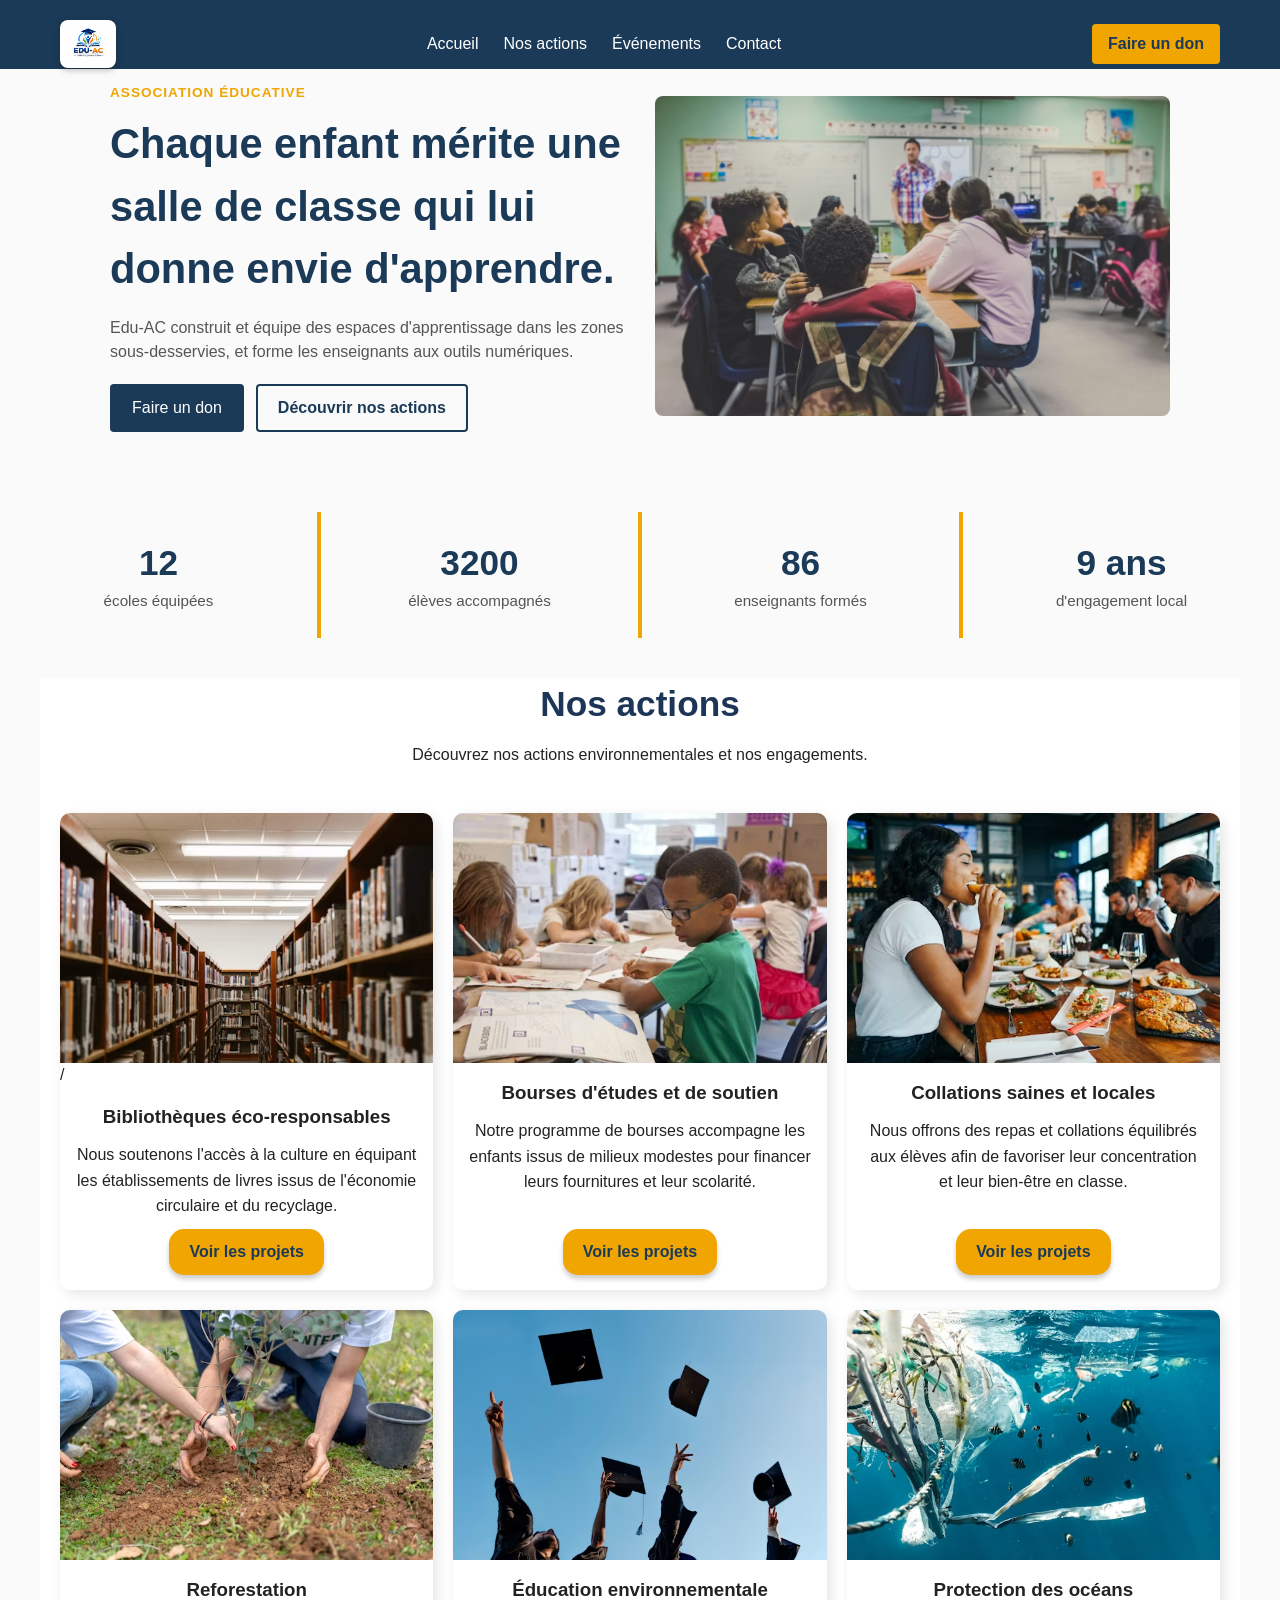
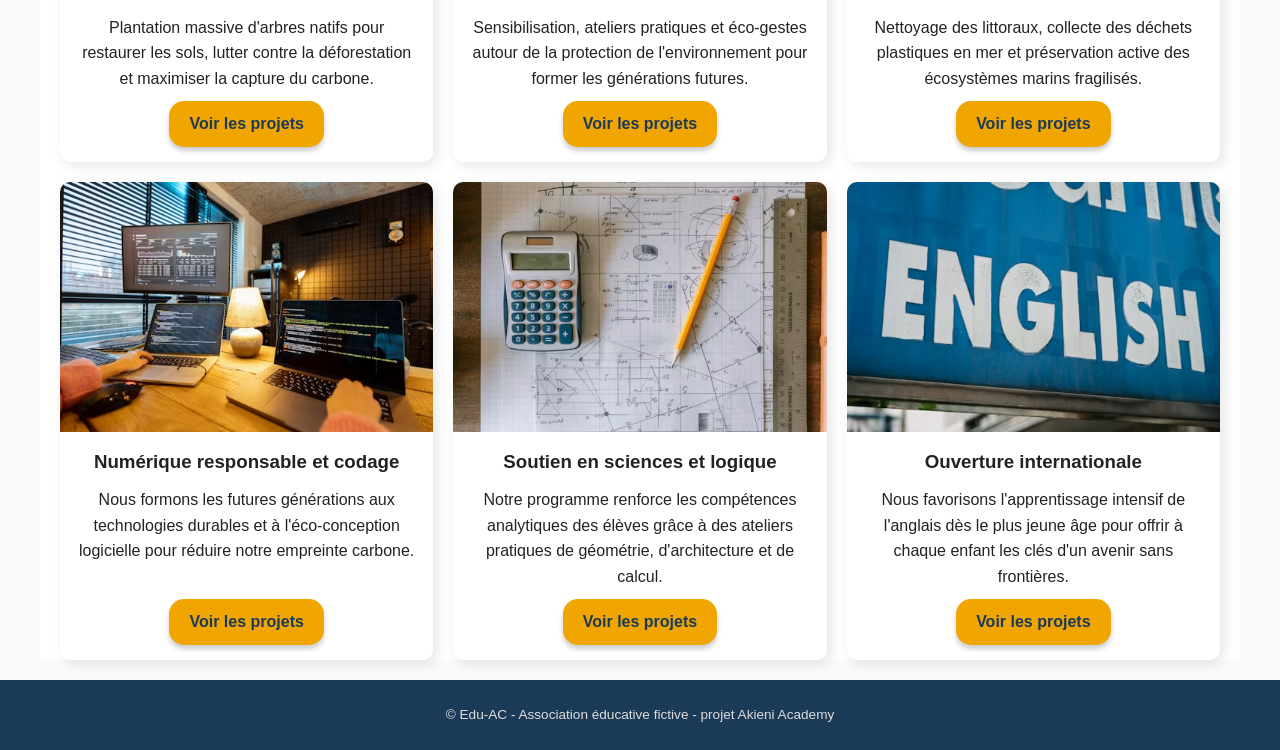
<file: index.html>
<!doctype html>
<html lang="fr">
  <head>
    <meta charset="UTF-8" />
    <meta name="viewport" content="width=device-width, initial-scale=1.0" />
    <title>Edu-AC - Accueil</title>
    <link rel="stylesheet" href="style.css" />
  </head>
  <body>
    <header>
      <nav>
        <div class="logo">
          <img
            src="assets/logo-eduac.jpeg"
            alt="Logo Edu-AC, association éducative"
          />
        </div>
        <ul class="nav-links">
          <li><a href="index.html">Accueil</a></li>
          <li><a href="#nos-actions">Nos actions</a></li>
          <li><a href="evenements.html">Événements</a></li>
          <li><a href="contact.html">Contact</a></li>
        </ul>
        <a class="btn-don" href="contact.html">Faire un don</a>
      </nav>
    </header>

    <main>
      <section class="hero">
        <div class="hero-content">
          <span class="hero-tag">Association éducative</span>
          <h1>
            Chaque enfant mérite une salle de classe qui lui donne envie
            d'apprendre.
          </h1>
          <p>
            Edu-AC construit et équipe des espaces d'apprentissage dans les
            zones sous-desservies, et forme les enseignants aux outils
            numériques.
          </p>

          <div class="hero-buttons">
            <a href="contact.html" class="btn-primary">Faire un don</a>
            <a href="actions.html" class="btn-secondary"
              >Découvrir nos actions</a
            >
          </div>
        </div>

        <div class="hero-media">
          <img
            src="assets/classstudents.avif"
            alt="Élèves dans une salle de classe équipée par Edu-AC"
            loading="lazy"
          />
          <!-- loading="lazy" : le navigateur ne charge
        l'image que quand elle approche de la zone visible à l'écran.-->
        </div>
      </section>

      <section class="chiffres">
        
        <div class="chiffre-item">
          <span class="chiffre-nombre">12</span>
          <span class="chiffre-label">écoles équipées</span>
        </div>

        <div class="chiffre-item">
          <span class="chiffre-nombre">3200</span>
          <span class="chiffre-label">élèves accompagnés</span>
        </div>

        <div class="chiffre-item">
          <span class="chiffre-nombre">86</span>
          <span class="chiffre-label">enseignants formés</span>
        </div>

        <div class="chiffre-item">
          <span class="chiffre-nombre">9 ans</span>
          <span class="chiffre-label">d'engagement local</span>
        </div>
      </section>

      <section id="nos-actions">
      <div class="container">

        <div class="section-header">
            <h2>Nos actions</h2>
            <p>Découvrez nos actions environnementales et nos engagements.</p>
        </div>

        <!-- Grille des cartes -->
        <div class="actions-grid">
            
        
             <!-- Tu as oublier que quand tu met un / slash la machine va chercher les images dans le disque principal, voilà pourquoi cela n'affichait que les alt -->
            <article class="card1">
                <img src="images/librairie.avif" alt="librairie"> /
                <div class="card-content">
                    <h3>Bibliothèques éco-responsables</h3>
                    <p>Nous soutenons l'accès à la culture en équipant les établissements de livres issus de l'économie circulaire et du recyclage.</p>
                    <a href="#" class="btn-don">Voir les projets</a>
                </div>
            </article>

         
            <article class="card2">
                <img src="images/scholarship.avif" alt="bourse d'etude">
                <div class="card-content">
                    <h3>Bourses d'études et de soutien</h3>
                    <p>Notre programme de bourses accompagne les enfants issus de milieux modestes pour financer leurs fournitures et leur scolarité.</p>
                    <a href="#" class="btn-don">Voir les projets</a>
                <div>
                </article>

          
            <article class="card3">
                <img src="images/collation.avif" alt="collation">
                <div class="card-content">
                    <h3>Collations saines et locales</h3>
                    <p>Nous offrons des repas et collations équilibrés aux élèves afin de favoriser leur concentration et leur bien-être en classe.</p>
                    <a href="#" class="btn-don">Voir les projets</a>
                </div>
              </article>
                 <article class="card4">
                <img src="images/reforestation.avif" alt="Reforestation">
                <div class="card-content">
                    <h3>Reforestation</h3>
                    <p>Plantation massive d'arbres natifs pour restaurer les sols, lutter contre la déforestation et maximiser la capture du carbone.</p>
                    <a href="#" class="btn-don">Voir les projets</a>
                </div>
            </article>

          
            <article class="card5">
                <img src="images/education.avif" alt="Éducation environnementale">
                <div class="card-content">
                    <h3>Éducation environnementale</h3>
                    <p>Sensibilisation, ateliers pratiques et éco-gestes autour de la protection de l'environnement pour former les générations futures.</p>
                    <a href="#" class="btn-don">Voir les projets</a>
                </article>

           
            <article class="card6">
                <img src="images/ocean.avif" alt="Protection des océans">
                <div class="card-content">
                    <h3>Protection des océans</h3>
                    <p>Nettoyage des littoraux, collecte des déchets plastiques en mer et préservation active des écosystèmes marins fragilisés.</p>
                    <a href="#" class="btn-don">Voir les projets</a>
                </div>
              </article>
                 <article class="card7">
                <img src="images/informatique.avif" alt="formation en informatique">
                <div class="card-content">
                    <h3>Numérique responsable et codage</h3>
                    <p>Nous formons les futures générations aux technologies durables et à l'éco-conception logicielle pour réduire notre empreinte carbone.</p>
                    <a href="#" class="btn-don">Voir les projets</a>
                </div>
            </article>

           
            <article class="card8">
                <img src="images/maths.avif" alt="cours des maths">
                <div class="card-content">
                    <h3>Soutien en sciences et logique</h3>
                    <p>Notre programme renforce les compétences analytiques des élèves grâce à des ateliers pratiques de géométrie, d'architecture et de calcul.</p>
                    <a href="#" class="btn-don">Voir les projets</a>
                </article>

            <article class="card9">
                <img src="images/english.avif" alt="formation d'Englais">
                <div class="card-content">
                    <h3>Ouverture internationale</h3>
                    <p>Nous favorisons l'apprentissage intensif de l'anglais dès le plus jeune âge pour offrir à chaque enfant les clés d'un avenir sans frontières.</p>
                    <a href="#" class="btn-don">Voir les projets</a>
                </div>
              </article>
        </div>
    </div>
    </section> 
    


    </main>

    <footer>
      <p>
        &copy; Edu-AC - Association éducative fictive - projet Akieni Academy
      </p>
    </footer>
  </body>
</html>
</file>
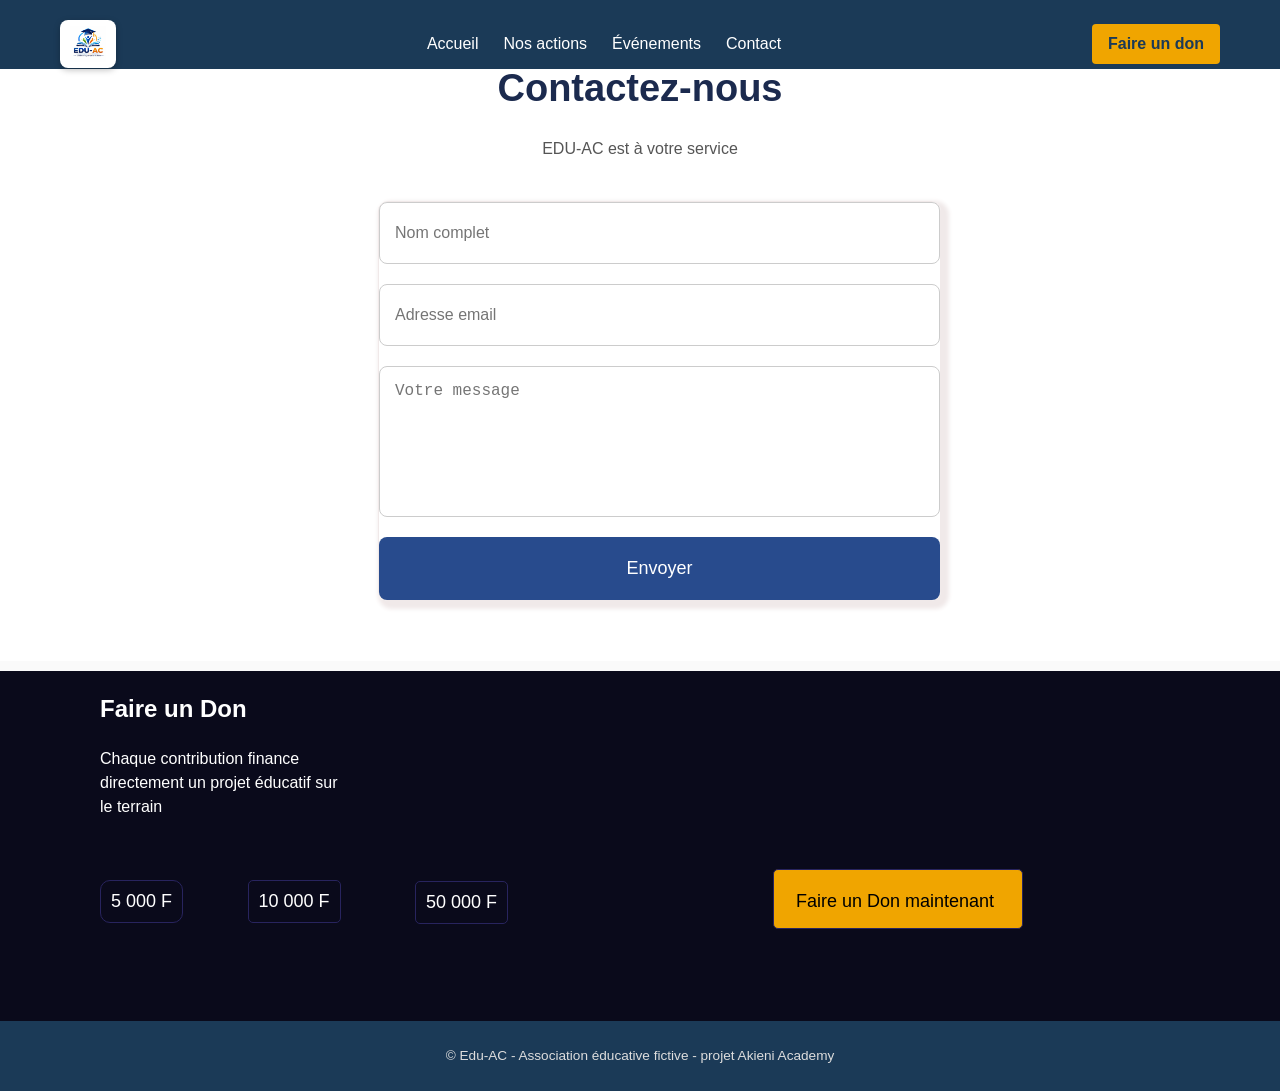
<file: contact.html>
<!DOCTYPE html>
<html lang="fr">
<head>
  <meta charset="UTF-8">
  <meta name="viewport" content="width=device-width, initial-scale=1.0">
  <title>Edu-AC - Contact</title>
  <link rel="stylesheet" href="style.css">
</head>
<body>

  <header>
      <nav>
        <div class="logo">
          <img
            src="assets/logo-eduac.jpeg"
            alt="Logo Edu-AC, association éducative"
          />
        </div>
        <ul class="nav-links">
          <li><a href="index.html">Accueil</a></li>
          <li><a href="actions.html">Nos actions</a></li>
          <li><a href="evenements.html">Événements</a></li>
          <li><a href="contact.html">Contact</a></li>
        </ul>
        <a class="btn-don" href="contact.html">Faire un don</a>
      </nav>
    </header>


  <main>
     <section id="contact">

<!--titre de la section et la phrase du contact-->
    <h2>Contactez-nous</h2>

    <p>EDU-AC est à votre service </p>

<!--les formulaires-->
    <form>
        <input type="text" placeholder="Nom complet" >
        <input type="email" placeholder="Adresse email">
        <textarea placeholder="Votre message" rows="6"></textarea>
        <button type="submit">Envoyer</button>
    </form>
</section>
    <section>
        <div class="div">
            <h2 class="h2">Faire un Don</h2>
            <p class="p1">Chaque contribution finance <br> directement un projet éducatif sur <br> le terrain</p>
              <button class="bat a">5 000 F</button>
              <button class="bo  a">10 000 F</button>
              <button class="bu  a">50 000 F</button>
              <button class="bt  a">Faire un Don maintenant</button>

        </div>
      <!--
        A REMPLIR PAR LE REPO ADMIN (Tsiba Gaevie)
        Consigne : un formulaire de contact (class="contact-form", statique,
        sans traitement backend) + un bloc "faire un don" (class="don-box").
      -->
          
    </section>
  </main>

  <footer>
    <p>&copy; Edu-AC - Association éducative fictive - projet Akieni Academy</p>
  </footer>

</body>
</html>
</file>
<file: style.css>
/* 
   Edu-AC - style commun
   Fichier partage : ne contient que les elements utilises
   sur TOUTES les pages (header, nav, footer, boutons communs).
   Ne pas ajouter ici le style d'une section specifique a une page.
*/

* {
  margin: 0;
  padding: 0;
  box-sizing: border-box;
}

body {
  font-family: Arial, Helvetica, sans-serif;
  color: #222;
  background-color: #fafafa;
  line-height: 1.5;
}

a {
  text-decoration: none;
  color: inherit;
}


/*  HEADER + NAV (Flexbox)  */

header {
  background-color: #1b3a57;
  color: #fff;
  position: fixed;
  top: 0;
  left: 0;
  width: 100%;
  height: 69px;
 z-index: 100;
}

nav {
  display: flex;
  justify-content: space-between;
  align-items: center;
  max-width: 1100px;
  margin: 0 auto;
  padding: 15px 20px;
}

.logo {
  font-size: 1.3rem;
  font-weight: bold;
  display: flex;        /* permet de bien centrer l'image verticalement */
  align-items: center;
}

.logo img {
  height: 48px;        /* on fixe la hauteur du logo dans la nav */
  width: auto;         /* la largeur s'adapte automatiquement, pas de logo déformé */
  display: block;      /* évite un petit espace fantôme sous l'image  */
/* 
    Le logo a un fond blanc rectangulaire.
    Sur un header bleu marine, ça ferait un carré blanc moche.
    padding + background blanc + border-radius = on transforme
    ce "défaut" en carte propre et volontaire, comme un badge.
  */
  padding: 6px 10px;
  background-color: #fff;
  border-radius: 8px;

  /* petite ombre pour que le logo se détache bien du header */
  box-shadow: 0 2px 6px rgba(0, 0, 0, 0.25);

  /* transition douce pour l'effet au survol (voir ci-dessous) */
  transition: transform 0.2s ease;
}

/* 
  Petit effet interactif : le logo grossit légèrement au survol de la souris.
  Optionnel,  ça donne un aspect "vivant" et professionnel au site.
*/
.logo img:hover {
  transform: scale(1.05);
}

.nav-links {
  list-style: none;
  display: flex;
  gap: 25px;
}

.nav-links a {
  color: #fff;
}

/*  BOUTONS COMMUNS (utilises sur plusieurs pages)  */

.btn-primary {
  display: inline-block;
  background-color: #1b3a57;
  color: #fff;
  padding: 12px 22px;
  border-radius: 4px;
}

.btn-don {
  background-color: #f0a500;
  color: #1b3a57;
  padding: 8px 16px;
  border-radius: 4px;
  font-weight: bold;
}

/*  FOOTER  */

footer {
  background-color: #1b3a57;
  color: #ddd;
  text-align: center;
  padding: 25px 20px;
  font-size: 0.85rem;
}

/* RESPONSIVE - 3 breakpoints obligatoires
   mobile ~375px / tablette ~768px / desktop ~1280px
   Ici : uniquement pour les elements communs (nav, footer, boutons).
   Chaque dev doit AUSSI ajouter ses propres media queries
   pour ses classes, dans sa section plus bas. */

/* Tablette (~768px) */
@media (max-width: 768px) {
  nav {
    flex-direction: column;
    gap: 12px;
  }

  .nav-links {
    gap: 15px;
    flex-wrap: wrap;
    justify-content: center;
  }
}

/* Mobile (~375px) */
@media (max-width: 375px) {
  .logo {
    font-size: 1.1rem;
  }

  .nav-links {
    gap: 10px;
    font-size: 0.9rem;
  }

  .btn-primary,
  .btn-don {
    width: 100%;
    text-align: center;
    display: block;
  }

  footer {
    font-size: 0.75rem;
    padding: 18px 15px;
  }
}

/* Desktop large (~1280px et plus) */
@media (min-width: 1280px) {
  .container {
    max-width: 1200px;
  }

  nav {
    max-width: 1200px;
    padding: 20px 20px;
  }
}
/* 
   A PARTIR D'ICI : chacun ajoute
   le style de SA page dans SA propre section,
   sans toucher a ce qu'il y a au-dessus.
   */


/*  Dev Accueil : .hero, .chiffres */
/* le css de la hero section les gars */
.hero {
  display: flex;
  flex-direction: column;   /* MOBILE (375px) : texte puis image, empilés verticalement */
  gap: 30px;
  padding: 40px 20px;
  text-align: center;
}

.hero-tag {
  display: inline-block;
  font-size: 0.85rem;
  font-weight: bold;
  color: #f0a500;
  text-transform: uppercase;   /* force les majuscules, comme sur la maquette */
  letter-spacing: 1px;
  margin-bottom: 10px;
}

.hero h1 {
  font-size: 1.8rem;
  color: #1b3a57;
  margin-bottom: 15px;
}

.hero p {
  color: #555;
  margin-bottom: 20px;
}

.hero-buttons {
  display: flex;
  flex-direction: column;   /* boutons empilés sur mobile */
  gap: 12px;
}

.btn-secondary {
  display: inline-block;
  border: 2px solid #1b3a57;
  color: #1b3a57;
  padding: 10px 20px;
  border-radius: 4px;
  font-weight: bold;
}

.hero-media img {
  width: 100%;         /* l'image prend toute la largeur disponible sur mobile */
  border-radius: 8px;
  display: block;
}

/* TABLETTE (768px) : texte et image côte à côte */
@media (min-width: 768px) {
  .hero {
    flex-direction: row;       /* on passe en ligne au lieu de colonne */
    text-align: left;
    align-items: center;
  }
  .hero-content,
  .hero-media {
    flex: 1;                   /* les deux blocs partagent l'espace à 50/50 */
  }
  .hero-buttons {
    flex-direction: row;       /* boutons côte à côte */
  }
}

/* DESKTOP (1280px) : on aère un peu plus */
@media (min-width: 1280px) {
  .hero {
    max-width: 1100px;
    margin: 0 auto;
    padding: 80px 20px;
  }
  .hero h1 {
    font-size: 2.6rem;
  }
}

/* la seconde partie concernant les chiffres les de l'acceuil */
.chiffres {
  display: flex;
  flex-direction: column;      /* MOBILE : empilés verticalement */
}

.chiffre-item {
  text-align: center;
  padding: 25px 20px;
  border-bottom: 4px solid #f0a500;
}

.chiffre-item:last-child {
  border-bottom: none;    /* pas de ligne après le dernier bloc */
}

.chiffre-nombre {
  display: block;
  font-size: 2.2rem;
  font-weight: bold;
  color: #1b3a57;
}

.chiffre-label {
  color: #555;
  font-size: 0.95rem;
}

/* TABLETTE et DESKTOP : les 4 blocs côte à côte */
@media (min-width: 768px) {
  .chiffres {
    flex-direction: row;
  }
  .chiffre-item {
    flex: 1;                          /* chaque bloc prend une largeur égale */
    border-bottom: none;
    border-right: 4px solid #f0a500;  /* la ligne devient verticale entre les blocs */
  }
  .chiffre-item:last-child {
    border-right: none;
  }
}

/*  Dev nos actions : .nos actions */
.section-header {
  text-align: center;
  margin: 20px;
}

#nos-actions {
   padding: 20px;
  background-color: transparent;

}

.container {
  max-width: 1200px;
  margin: 0 auto;
  padding: 0 20px;
  background-color: #fff;
}

/* --- GRILLE POUR LES SMARTPHONES (Par défaut) --- */
.actions-grid {
  display: grid;
  grid-template-columns: 1fr; /* Une seule colonne sur mobile pour que ce soit lisible */
  gap: 20px; 
}


article {
  display: flex;
  flex-direction: column;
  background-color: #fff;
  border-radius: 10px;
  box-shadow: 4px 4px 13px rgba(0, 0, 0, 0.1);
  overflow: hidden;
  transition: all 0.3s ease;
}
article:hover {
  transform: scale(1.01);
  box-shadow: none;
}
article img {
  width: 100%;
  height: 250px;
  object-fit: cover; 
}


.card-content {
  display: flex;
  flex-direction: column;
  align-items: center;
  padding: 15px;
  line-height: 1.6;
  flex-grow: 1; /* Permet au contenu de s'étirer pour aligner les boutons en bas */
}

.card-content p {
  padding: 10px 0;
  text-align: center;
  flex-grow: 1; /* Pousse le bouton vers le bas si un texte est plus court qu'un autre */
}


article .btn-don {
  background-color: #f0a500;
  border: none;
  padding: 10px 20px;
  border-radius: 15px;
  cursor: pointer;
  transition: transform 0.2s ease;
  box-shadow: 0px 4px 5px rgba(0, 0, 0, 0.2);
}

article .btn-don:hover {
  transform: scale(1.05);
}


@media only screen and (min-width: 768px) {
 .actions-grid {
    grid-template-columns: repeat(3, 1fr);
  }
}


/*  Dev Evenements : .events-list, .event */
.events{
    width: 90%;
    max-width: 1200px;
    margin: 70px auto;
    padding: 50px 30px;
    background: #fff;
    border-radius: 15px;
}

.section-header{
    text-align: center;
    margin-bottom: 45px;
}

.section-header h2{
    font-size: 2.2rem;
    color: #1d3557;
    margin-bottom: 10px;
}

.section-header p{
   
    max-width: 650px;
    margin: auto;
    line-height: 1.7;
}

/* CONTENEUR */

.events-container{
    display: flex;
    flex-direction: column;
    gap: 35px;
}

/* CARTE */

.event-card{
    display: flex;
    background: #fff;
    border-radius: 18px;
    overflow: hidden;
    box-shadow: 0 8px 20px rgba(0,0,0,.12);
    transition: .4s;
}

.event-card:hover{
    transform: translateY(-8px);
    box-shadow: 0 15px 30px rgba(0,0,0,.20);
}

/* IMAGE */

.event-image{
    width: 38%;
    position: relative;
    overflow: hidden;
}

.event-image img{
    width: 100%;
    height: 100%;
    object-fit: cover;
    transition: .5s;
}

.event-card:hover .event-image img{
    transform: scale(1.08);
}


/* CONTENU */

.event-content{
    width: 62%;
    padding: 30px;
    display: flex;
    flex-direction: column;
    justify-content: center;
}

.category{
    display: inline-block;
    color: #f4a300;
    font-weight: bold;
    margin-bottom: 10px;
}

.event-content h3{
    color: #1d3557;
    font-size: 1.7rem;
    margin-bottom: 15px;
}

.event-info{
    display: flex;
    flex-wrap: wrap;
    gap: 18px;
    margin-bottom: 20px;
}

.event-info p{
    font-size: .95rem;
    color: #666;
}

.description{
    color: #555;
    line-height: 1.8;
    margin-bottom: 25px;
}

/* BOUTON */

.event-btn{
    width: fit-content;
    padding: 12px 28px;
    background: #f4a300;
    color: #1d3557;
    text-decoration: none;
    border-radius: 10px;
    font-weight: bold;
    transition: .3s;
    box-shadow: 0 4px 10px rgba(0,0,0,.2);
}

/*  Repo Admin (Contact) : .contact-form, .don-box  */
/* Mobil/*page de contact*/
#contact{   
padding:60px 10%;  
background:white;
}
#contact h2
{text-align:center;   
font-size:38px;   
margin-bottom:20px; 
color:#1b2a4e;
}
#contact p
{ 
text-align:center;    
max-width:700px;    
margin:auto;    
margin-bottom:40px;   
color:#555;
}
form{   
 max-width:700px;    
   
 display:grid;  
 gap:20px;
}
input,textarea{   
padding:15px;  
border:1px solid #ccc;
border-radius:8px; 
font-size:16px;
}
textarea{    
resize:none;
}
button{    
background:#284b8d;  
color:white;
border:none;    
padding:15px;   
border-radius:8px;    
font-size:18px;    
cursor:pointer;    
transition:.4s;
}
button:hover
{   
background:#162d58;
}
/* Tablette */
@media (max-width:768px)
{
    #equipe h2,    #contact h2
    {
      font-size:30px;   
     }    
     .member
     {  
            width:320px;  
          }
  }
  /* Mobile */
  @media (max-width:375px)
  {    
    #equipe,    #contact{  
            padding:40px 20px;  
      }   
       .member{  
        width:100%;  
        }    
        button
        {
          width:100%; 
        }
}

.h2, .p1{
margin-left: 30px;
padding-top: 20px;
}
.bat{
background-color:rgb(10, 10, 27);
border: 1px solid rgb(40, 36, 94);
color: white;
padding: 5px;
border-radius: 10px;
margin-left: 25px;
margin-top: 10px;
max-width: 150px;
}
.bu{
position: relative;
top:50px;
left: 50px;
background-color:rgb(10, 10, 27);
border: 1px solid rgb(40, 36, 94);
color: white;
padding: 5px;
border-radius: 5px;
max-width: 150px;
}
.bo{
background-color:rgb(10, 10, 27);
border: 1px solid rgb(40, 36, 94);
color: white;
padding: 5px;
border-radius: 5px;
max-width: 150px;
margin-top: 50px;
}
.bt{
background-color: #f0a500;
border: 1px solid rgb(40, 36, 94);
color: white;
padding: 5px;
border-radius: 5px;
width: 250px;
height: 30px;
margin-top: 80px;
margin-left: 35px;
}
.div{
width:100%;
height: 400px;
background-color: rgb(10, 10, 27);
color: white;
margin-top: 10px;

}
/*Tablete 768px */
@media only screen and (min-width:425px) and (min-width:768px){
form{
max-width: 50%;
height:  auto;
border: 1px solid rgb(240, 233, 233);
border-radius: 10px;
box-shadow: 4px 4px 4px 4px rgb(240, 233, 233);
margin-left: 200px;
}

.div{
width:100%;
height: 300px;
background-color: rgb(10, 10, 27);
color: white;
margin-top: 10px;
}

.a{
margin: 20px 10px 10px 10px;
}
.bu{
position: relative;
top: 0px;
left: 10px;
}
.bt{
margin-left:150px;
}
.btn{
 background-color: #f0a500;
  color: #1b3a57;
  border-radius: 4px;
  font-weight: bold;
  border: none;
  margin-left: 40px;
  margin-top: 30px;
  margin-bottom: 20px;
  padding-right: 120px;
  padding-left: 120px;
}
}

/*laptop 1280*/

@media only screen and (min-width: 1280px)  {
form{
max-width: 55%;
height:  400px;
border-radius: 10px;
margin-left: 250px;
}
.h2, .p1{
margin-left: 100px;
padding-top: 20px;
}
.message textarea{
width: 100%;
max-width: 310px;
margin-left: 150px;
border-radius: 10px;
border: 1px solid rgb(240, 233, 233);
height: 100px;
margin-left: 150px;
resize: none;
outline: none;
margin-top: 20px;
}
.btn{
background-color: #f0a500;
  color: #1b3a57;
  border-radius: 4px;
  font-weight: bold;
  border: none;
  margin-left: 180px;
  margin-top: 50px;
  margin-bottom: 10px;
  padding-right: 120px;
  padding-left: 120px;
}
.nom{
margin-left: 125px;
padding-top: 10px;
margin-top: 30px;

}
.prenom{
margin-left: 100px;
padding-top: 10px;
margin-top: 20px;
}
.nom input{
padding-right: 150px;
}
.prenom input{
padding-right: 150px;
}
.div{
width: 100%;
height: 350px;
}
 .bt{
background-color: #f0a500;
border: 1px solid rgb(40, 36, 94);
color: rgb(0, 0, 0);
padding-top: 10px;
padding-right: 10px;
border-radius: 5px;
margin-left: 300px;
width: 250px;
height: 60px;
cursor:pointer;
}
.bat{
margin-left: 100px;
padding: 10px;
cursor:pointer;
}
.bo{
margin-left: 50px;
padding: 10px;
cursor:pointer;
}
.bu{
position: relative;
top: 1px;
left: 50px;
padding: 10px;
cursor:pointer;
}
.div button{
margin-top: 50px;
}
}
</file>
